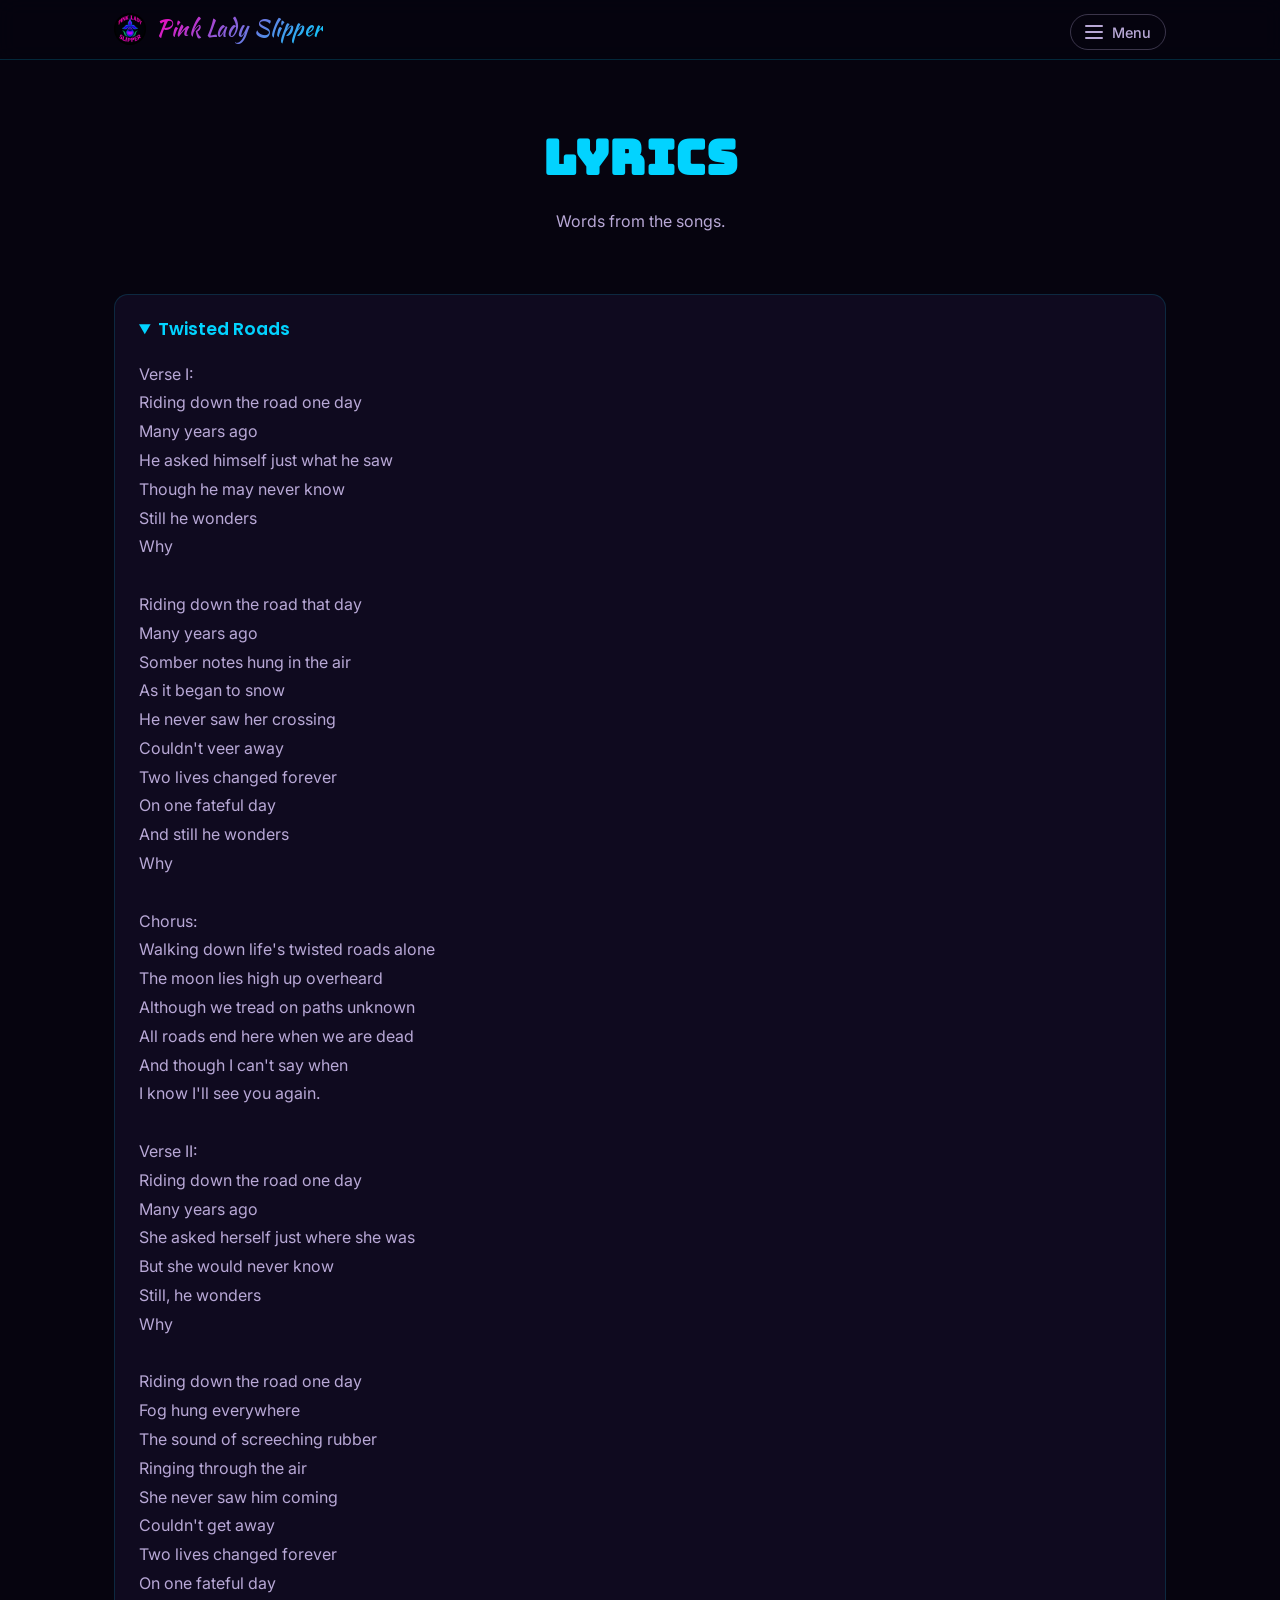
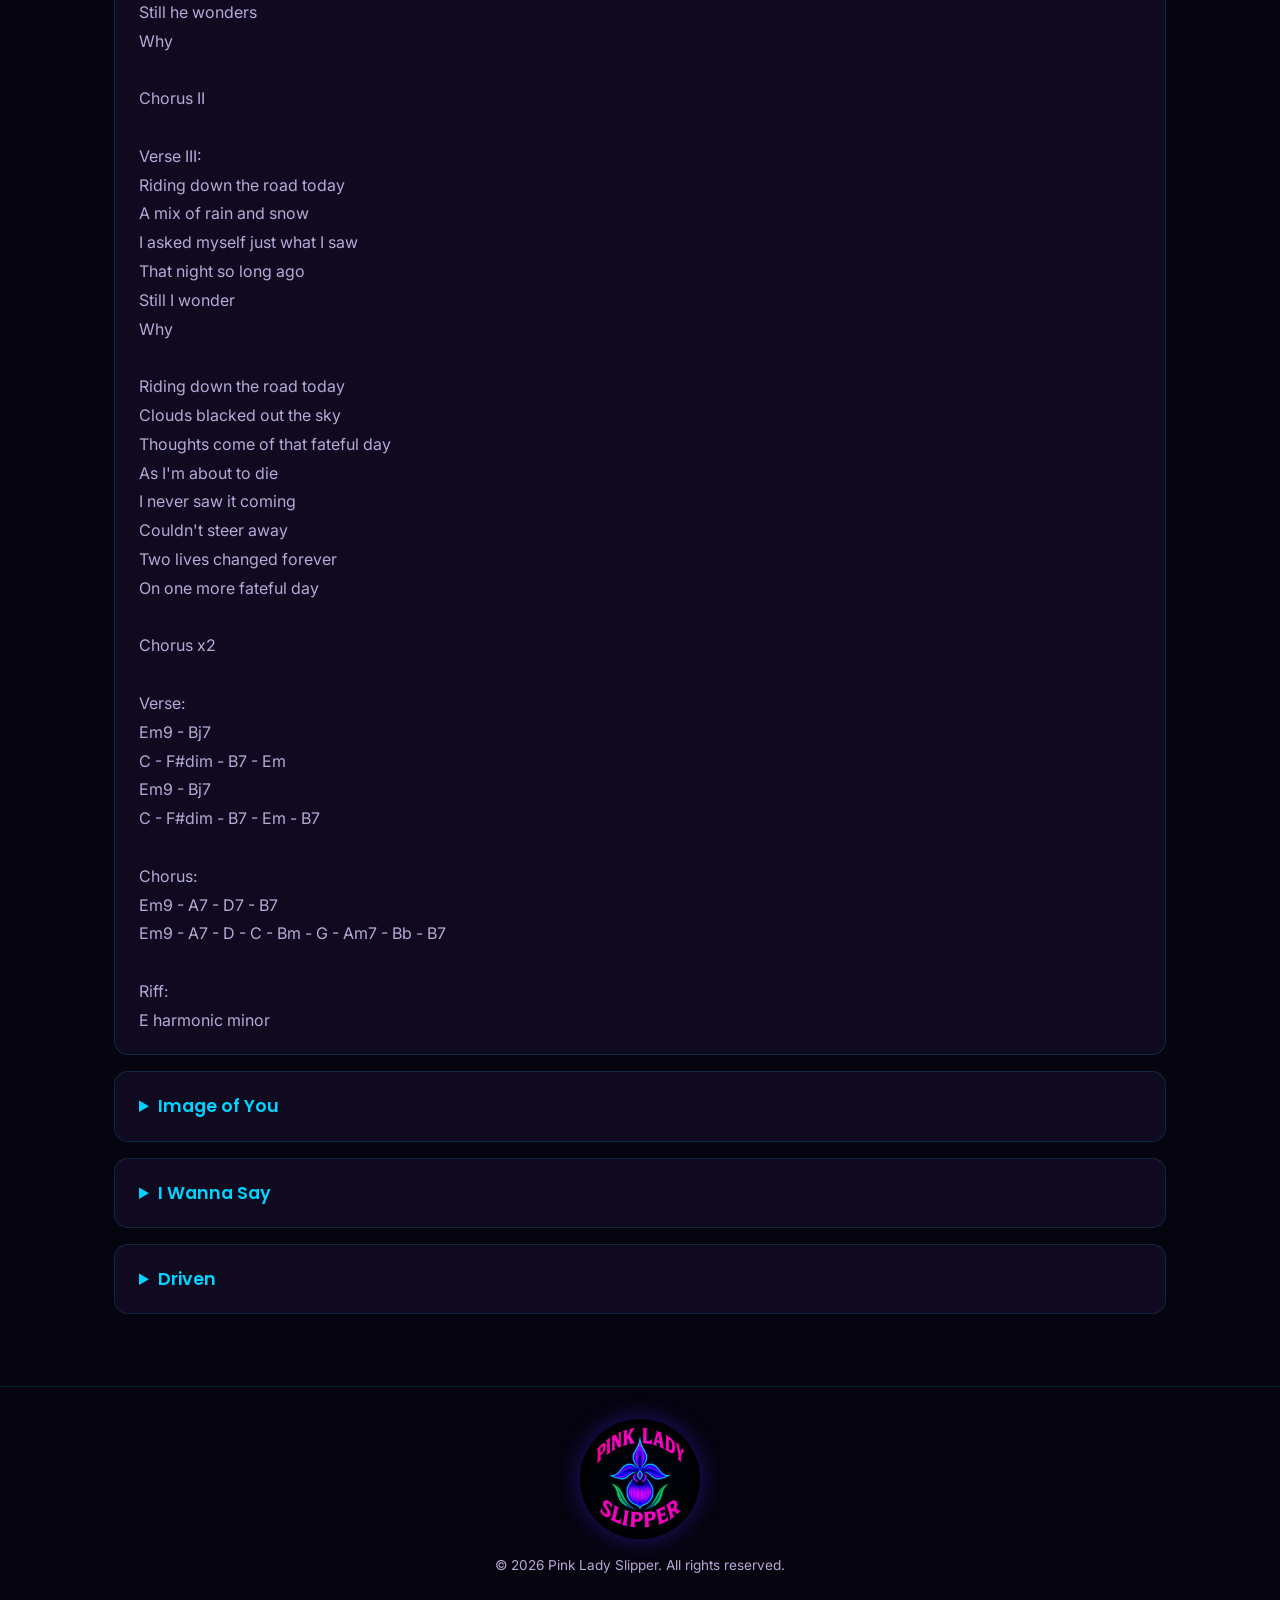
<file: lyrics.html>
<!DOCTYPE html>
<html lang="en">
<head>
  <meta charset="UTF-8" />
  <meta name="viewport" content="width=device-width, initial-scale=1.0" />
  <title>Lyrics — Pink Lady Slipper</title>
  <meta name="description" content="Song lyrics from Pink Lady Slipper." />
  <meta property="og:type" content="website" />
  <meta property="og:title" content="Lyrics — Pink Lady Slipper" />
  <meta property="og:description" content="Song lyrics from Pink Lady Slipper." />
  <meta property="og:url" content="https://pinkladyslipper.net/lyrics" />
  <meta property="og:image" content="https://pinkladyslipper.net/images/og-logo.jpg" />
  <meta name="twitter:card" content="summary_large_image" />
  <meta name="twitter:title" content="Lyrics — Pink Lady Slipper" />
  <meta name="twitter:description" content="Song lyrics from Pink Lady Slipper." />
  <meta name="twitter:image" content="https://pinkladyslipper.net/images/og-logo.jpg" />
  <link rel="preconnect" href="https://fonts.googleapis.com" />
  <link rel="preconnect" href="https://fonts.gstatic.com" crossorigin />
  <link href="https://fonts.googleapis.com/css2?family=Kaushan+Script&family=Bungee&family=Poppins:wght@600;700;800&family=Inter:wght@400;500;600&display=swap" rel="stylesheet" />
  <link rel="stylesheet" href="styles.css" />
</head>
<body>

  <!-- NAV -->
  <header class="site-header">
    <nav class="navbar">
      <a href="index.html#home" class="logo-group">
        <img src="images/logo.webp" alt="Pink Lady Slipper" class="badge-mark badge-mark-small" />
        <span class="logo">Pink Lady Slipper</span>
      </a>
      <div class="nav-menu">
        <button class="menu-toggle" id="menuToggle" aria-expanded="false" aria-controls="menuPanel">
          <span class="menu-icon" aria-hidden="true"><span></span><span></span><span></span></span>
          <span class="menu-label">Menu</span>
        </button>
        <ul class="menu-panel" id="menuPanel" hidden>
          <li><a href="index.html#home">Home</a></li>
          <li><a href="index.html#about">About</a></li>
          <li><a href="music.html">Music</a></li>
          <li><a href="index.html#tour">Tour</a></li>
          <li><a href="media.html">Media</a></li>
          <li><a href="members.html">Members</a></li>
          <li><a href="lyrics.html" class="active">Lyrics</a></li>
          <li id="trailItem" hidden><a href="#" id="trailLink">The Trail</a></li>
          <li><a href="index.html#contact">Contact</a></li>
        </ul>
      </div>
    </nav>
  </header>

  <!-- PAGE HEADER -->
  <section class="page-header">
    <div class="container">
      <h1 class="page-title">Lyrics</h1>
      <p class="page-subtitle">Words from the songs.</p>
    </div>
  </section>

  <!-- LYRICS -->
  <section class="section">
    <div class="container">
      <details class="lyrics-entry" open>
        <summary class="lyrics-title">Twisted Roads</summary>
        <pre class="lyrics-body">Verse I:
Riding down the road one day
Many years ago
He asked himself just what he saw
Though he may never know
Still he wonders
Why

Riding down the road that day
Many years ago
Somber notes hung in the air
As it began to snow
He never saw her crossing
Couldn't veer away
Two lives changed forever
On one fateful day
And still he wonders
Why

Chorus:
Walking down life's twisted roads alone
The moon lies high up overheard
Although we tread on paths unknown
All roads end here when we are dead
And though I can't say when
I know I'll see you again.

Verse II:
Riding down the road one day
Many years ago
She asked herself just where she was
But she would never know
Still, he wonders
Why

Riding down the road one day
Fog hung everywhere
The sound of screeching rubber
Ringing through the air
She never saw him coming
Couldn't get away
Two lives changed forever
On one fateful day
Still he wonders
Why

Chorus II

Verse III:
Riding down the road today
A mix of rain and snow
I asked myself just what I saw
That night so long ago
Still I wonder
Why

Riding down the road today
Clouds blacked out the sky
Thoughts come of that fateful day
As I'm about to die
I never saw it coming
Couldn't steer away
Two lives changed forever
On one more fateful day

Chorus x2

Verse:
Em9 - Bj7
C - F#dim - B7 - Em
Em9 - Bj7
C - F#dim - B7 - Em - B7

Chorus:
Em9 - A7 - D7 - B7
Em9 - A7 - D - C - Bm - G - Am7 - Bb - B7

Riff:
E harmonic minor</pre>
      </details>

      <details class="lyrics-entry">
        <summary class="lyrics-title">Image of You</summary>
        <pre class="lyrics-body">Verse:
What happened to us?
We've fallen so far.
We used to sit and discuss
Actuality under the stars.
I can still recall
When I fell for you.
What kept me enthralled
Was an Image of You

Chorus:
It's not your fault you fell short of
What I never thought you'd do
I see now that I fell in love
With an Image of You

Verse:
Inspired to laughter
At the sound of my voice.
You'd never leave me after
If you would have the choice.
Now I can't say a word
That doesn't get to you
The temper I've stirred
Opposes my image of you.

Chorus

Verse:
I imagine your stare.
And the joy that it brought
How you stroked my hair
When my gaze you had sought.
But now all I see
Is resentment in your eyes.
Though your image is not me
It's still so hard to say goodbye.

Chorus

Bridge:
What you never had to start
Is impossible to lose.
Though it pains my lonesome heart.
I know that image is not you.

Chorus x2

Verse
A - Bm - C#m - Bm

Chorus
A - E - D
A - G - D

Bridge
Bm - A
Bm - A - E
Bm - A
G - F# - G - F# -G - F# -G - F# - D</pre>
      </details>

      <details class="lyrics-entry">
        <summary class="lyrics-title">I Wanna Say</summary>
        <pre class="lyrics-body">(B Locrian &amp; G Lydian)

Verse:
You're going back on your
Oh just like you always do (Always do)
Spewing bullshit and lies
Why can't you just tell the truth (Tell the truth)
You've got me losin' my mind
What am I supposed to do (Supposed to do)
Your brain is full of delusions
Boy, the only problem is you

Chorus:
I wanna say
So many things
That I can't say to your face
I don't wanna wait
Until the day
That I finally break away
From the hold
You have on me
I'll be independent and free
On my own, just me

Verse:
Remember that day in November
Oh, I waited up all night (Up all night)
Yeah, you forgot my birthday
But you've got to gift for fighting (Gift for fight)
Head down I walked out the door
Soon as I had you in my sight (In my sight)
You kick and scream and you're crying
Baby please just stay a while.

Chorus

Verse

Chorus

Verse:
Bm7 - Cmaj7
Bm7 - Em7 - Fmaj7
Bm7 - Cmaj7
Bm7 - G7 - A7

Chorus:
G7 - Dm7 - Am7 - Fmaj7 - Em7
G7 - Dm7 - Am7 - Fmaj7 - Cmaj7
G7 - Dm7 - Am7 - Fmaj7 - Em7
G7 - Dm7 - Am7 - Fmaj7 - Cmaj7

Turnaround:
Em7 - Bm7 - Dmaj7 - G7 - Am7 - Bb7</pre>
      </details>

      <details class="lyrics-entry">
        <summary class="lyrics-title">Driven</summary>
        <pre class="lyrics-body">Verse 1
Rob was a man
With a terrible itch
Thirst for money and power was his greatest glitch.
Money's what he drank,
Money's what he breathed,
Ain't got time to rest, Money's what he dreamed.
What he made in a day,
More than me in a year.
But that's not enough, he'll keep grinding those gears.
Without a second though,
He'll bait and switch.
He steals from the poor, to give to the rich!
And he wonders why,
We all turn to crime.
But it don't matter as long as he sees that extra dime.

Chorus
Those not content with what they've got
Won't be content with what they want.
For greed is a bottomless pit.
Don't drag me down into it.

Verse 2
Rob was a man,
With a terminal disease.
He'll do just what he wants, he'll do just what he please.
Some call it greed
Some call it lust
One hand in my pocket, asking for my trust
So self-assured
With every move he makes
But you can't buy Karma donating for tax breaks
Rob had the means
To satisfy all men's needs
Try and tell him that he'd say, "What's in it for me?"
But it don't stop with wealth
He wants people, too
So you better watch out, don't let him buy you.

Chorus
Those not content with what they've got
Won't be content with what they want.
For greed is a bottomless pit.
Don't drag me down into it.

Or climb on me to reach the top
All to see your bill fold swell
Uncontrolled growth that just won't stop
That's what we call a cancer cell.

Those not content with what they've got
Won't be content with what they want.
For greed is a bottomless pit.
Don't drag me down into it.

Chorus

Verse:
Bm - E7 - F#7

Chorus:
Bm - E7 - F#7 - D - A</pre>
      </details>
    </div>
  </section>

  <footer class="site-footer">
    <img src="images/logo.webp" alt="Pink Lady Slipper" class="badge-mark badge-mark-large" />
    <p>&copy; <span id="year"></span> Pink Lady Slipper. All rights reserved.</p>
  </footer>

  <script src="script.js"></script>
</body>
</html>
</file>
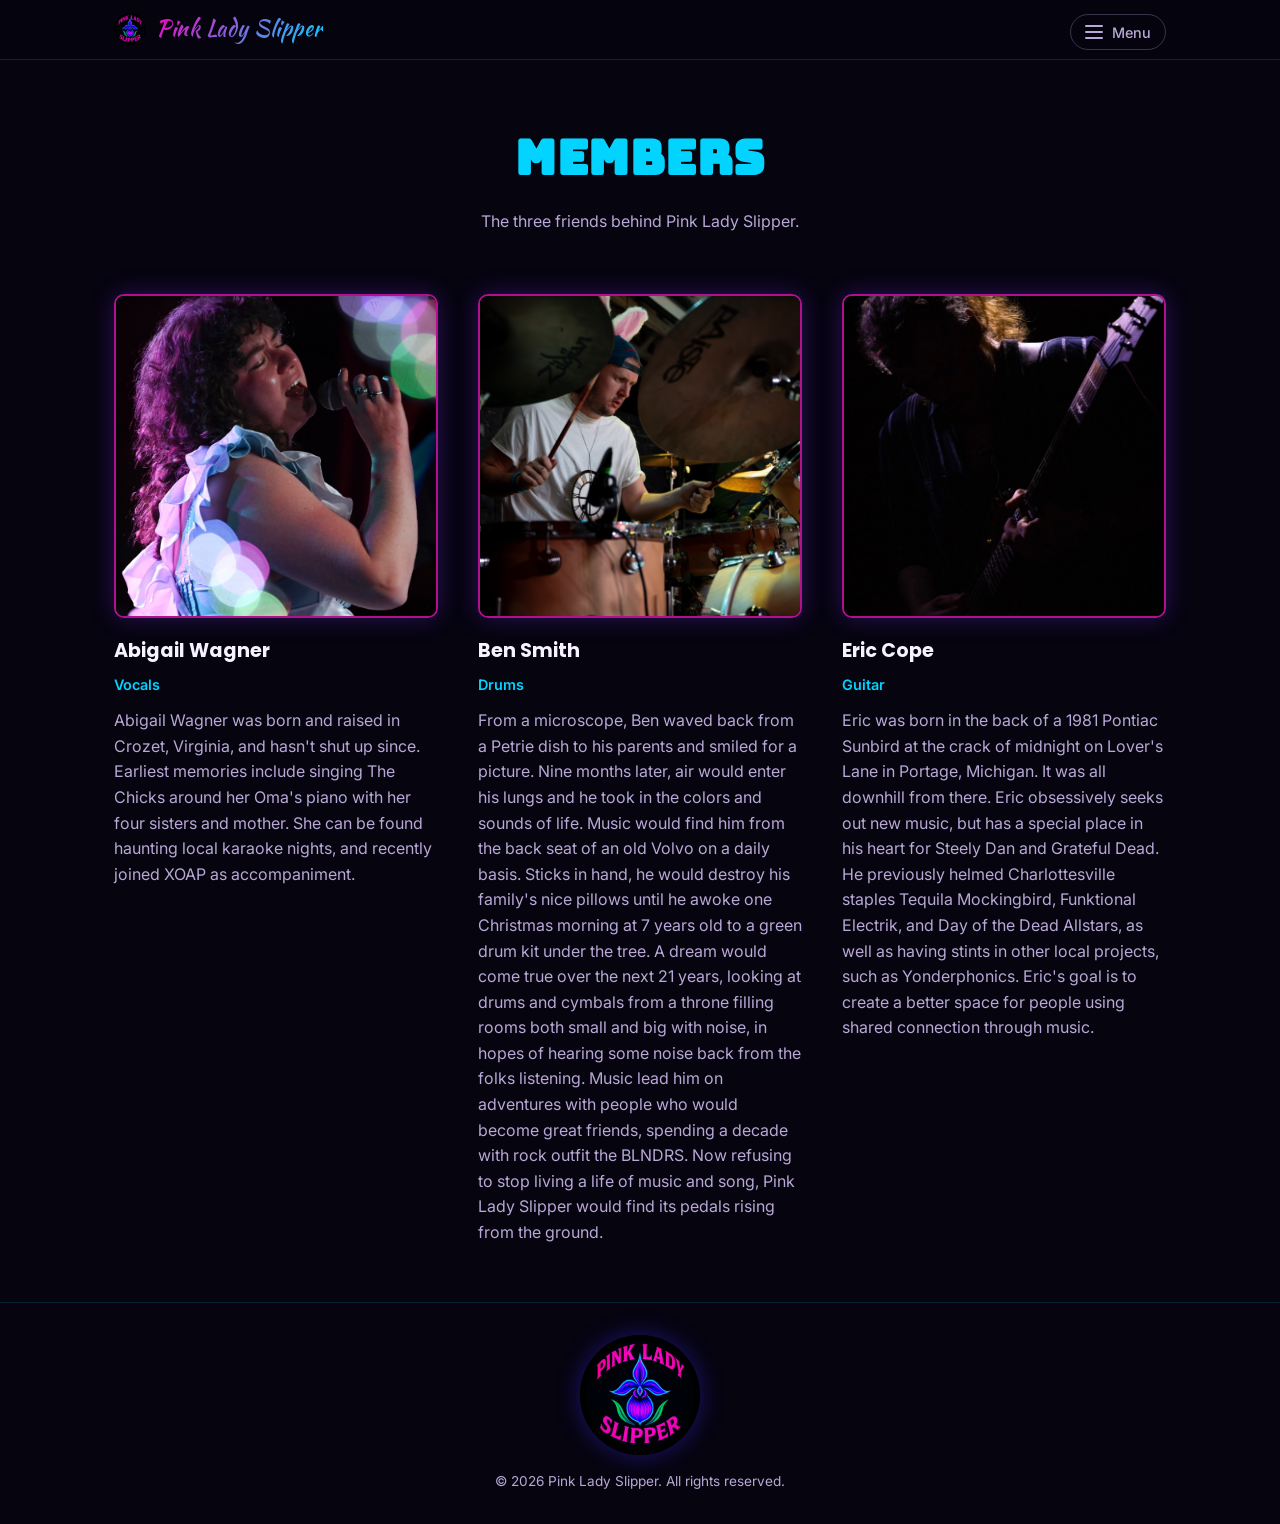
<file: members.html>
<!DOCTYPE html>
<html lang="en">
<head>
  <meta charset="UTF-8" />
  <meta name="viewport" content="width=device-width, initial-scale=1.0" />
  <title>Members — Pink Lady Slipper</title>
  <meta name="description" content="Meet the members of Pink Lady Slipper." />
  <meta property="og:type" content="website" />
  <meta property="og:title" content="Members — Pink Lady Slipper" />
  <meta property="og:description" content="Meet the members of Pink Lady Slipper." />
  <meta property="og:url" content="https://pinkladyslipper.net/members" />
  <meta property="og:image" content="https://pinkladyslipper.net/images/og-logo.jpg" />
  <meta name="twitter:card" content="summary_large_image" />
  <meta name="twitter:title" content="Members — Pink Lady Slipper" />
  <meta name="twitter:description" content="Meet the members of Pink Lady Slipper." />
  <meta name="twitter:image" content="https://pinkladyslipper.net/images/og-logo.jpg" />
  <link rel="preconnect" href="https://fonts.googleapis.com" />
  <link rel="preconnect" href="https://fonts.gstatic.com" crossorigin />
  <link href="https://fonts.googleapis.com/css2?family=Kaushan+Script&family=Bungee&family=Poppins:wght@600;700;800&family=Inter:wght@400;500;600&display=swap" rel="stylesheet" />
  <link rel="stylesheet" href="styles.css" />
</head>
<body>

  <!-- NAV -->
  <header class="site-header">
    <nav class="navbar">
      <a href="index.html#home" class="logo-group">
        <img src="images/logo.webp" alt="Pink Lady Slipper" class="badge-mark badge-mark-small" />
        <span class="logo">Pink Lady Slipper</span>
      </a>
      <div class="nav-menu">
        <button class="menu-toggle" id="menuToggle" aria-expanded="false" aria-controls="menuPanel">
          <span class="menu-icon" aria-hidden="true"><span></span><span></span><span></span></span>
          <span class="menu-label">Menu</span>
        </button>
        <ul class="menu-panel" id="menuPanel" hidden>
          <li><a href="index.html#home">Home</a></li>
          <li><a href="index.html#about">About</a></li>
          <li><a href="music.html">Music</a></li>
          <li><a href="index.html#tour">Tour</a></li>
          <li><a href="media.html">Media</a></li>
          <li><a href="members.html" class="active">Members</a></li>
          <li><a href="lyrics.html">Lyrics</a></li>
          <li id="trailItem" hidden><a href="#" id="trailLink">The Trail</a></li>
          <li><a href="index.html#contact">Contact</a></li>
        </ul>
      </div>
    </nav>
  </header>

  <!-- PAGE HEADER -->
  <section class="page-header">
    <div class="container">
      <h1 class="page-title">Members</h1>
      <p class="page-subtitle">The three friends behind Pink Lady Slipper.</p>
    </div>
  </section>

  <!-- MEMBERS -->
  <section class="section">
    <div class="container">
      <div class="member-grid">
        <div class="member-card">
          <img src="images/member-abigail.jpg" alt="Abigail Wagner" class="member-photo" />
          <h3>Abigail Wagner</h3>
          <p class="member-role">Vocals</p>
          <p class="member-bio">
            Abigail Wagner was born and raised in Crozet, Virginia, and hasn't shut up since.
            Earliest memories include singing The Chicks around her Oma's piano with her four
            sisters and mother. She can be found haunting local karaoke nights, and recently
            joined XOAP as accompaniment.
          </p>
        </div>
        <div class="member-card">
          <img src="images/member-ben.jpg" alt="Ben Smith" class="member-photo" />
          <h3>Ben Smith</h3>
          <p class="member-role">Drums</p>
          <p class="member-bio">
            From a microscope, Ben waved back from a Petrie dish to his parents and smiled for a
            picture. Nine months later, air would enter his lungs and he took in the colors and
            sounds of life. Music would find him from the back seat of an old Volvo on a daily
            basis. Sticks in hand, he would destroy his family's nice pillows until he awoke one
            Christmas morning at 7 years old to a green drum kit under the tree. A dream would
            come true over the next 21 years, looking at drums and cymbals from a throne filling
            rooms both small and big with noise, in hopes of hearing some noise back from the
            folks listening. Music lead him on adventures with people who would become great
            friends, spending a decade with rock outfit the BLNDRS. Now refusing to stop living a
            life of music and song, Pink Lady Slipper would find its pedals rising from the
            ground.
          </p>
        </div>
        <div class="member-card">
          <img src="images/member-eric.jpg" alt="Eric Cope" class="member-photo" />
          <h3>Eric Cope</h3>
          <p class="member-role">Guitar</p>
          <p class="member-bio">
            Eric was born in the back of a 1981 Pontiac Sunbird at the crack of midnight on
            Lover's Lane in Portage, Michigan. It was all downhill from there. Eric obsessively
            seeks out new music, but has a special place in his heart for Steely Dan and Grateful
            Dead. He previously helmed Charlottesville staples Tequila Mockingbird, Funktional
            Electrik, and Day of the Dead Allstars, as well as having stints in other local
            projects, such as Yonderphonics. Eric's goal is to create a better space for people
            using shared connection through music.
          </p>
        </div>
      </div>
    </div>
  </section>

  <footer class="site-footer">
    <img src="images/logo.webp" alt="Pink Lady Slipper" class="badge-mark badge-mark-large" />
    <p>&copy; <span id="year"></span> Pink Lady Slipper. All rights reserved.</p>
  </footer>

  <script src="script.js"></script>
</body>
</html>
</file>
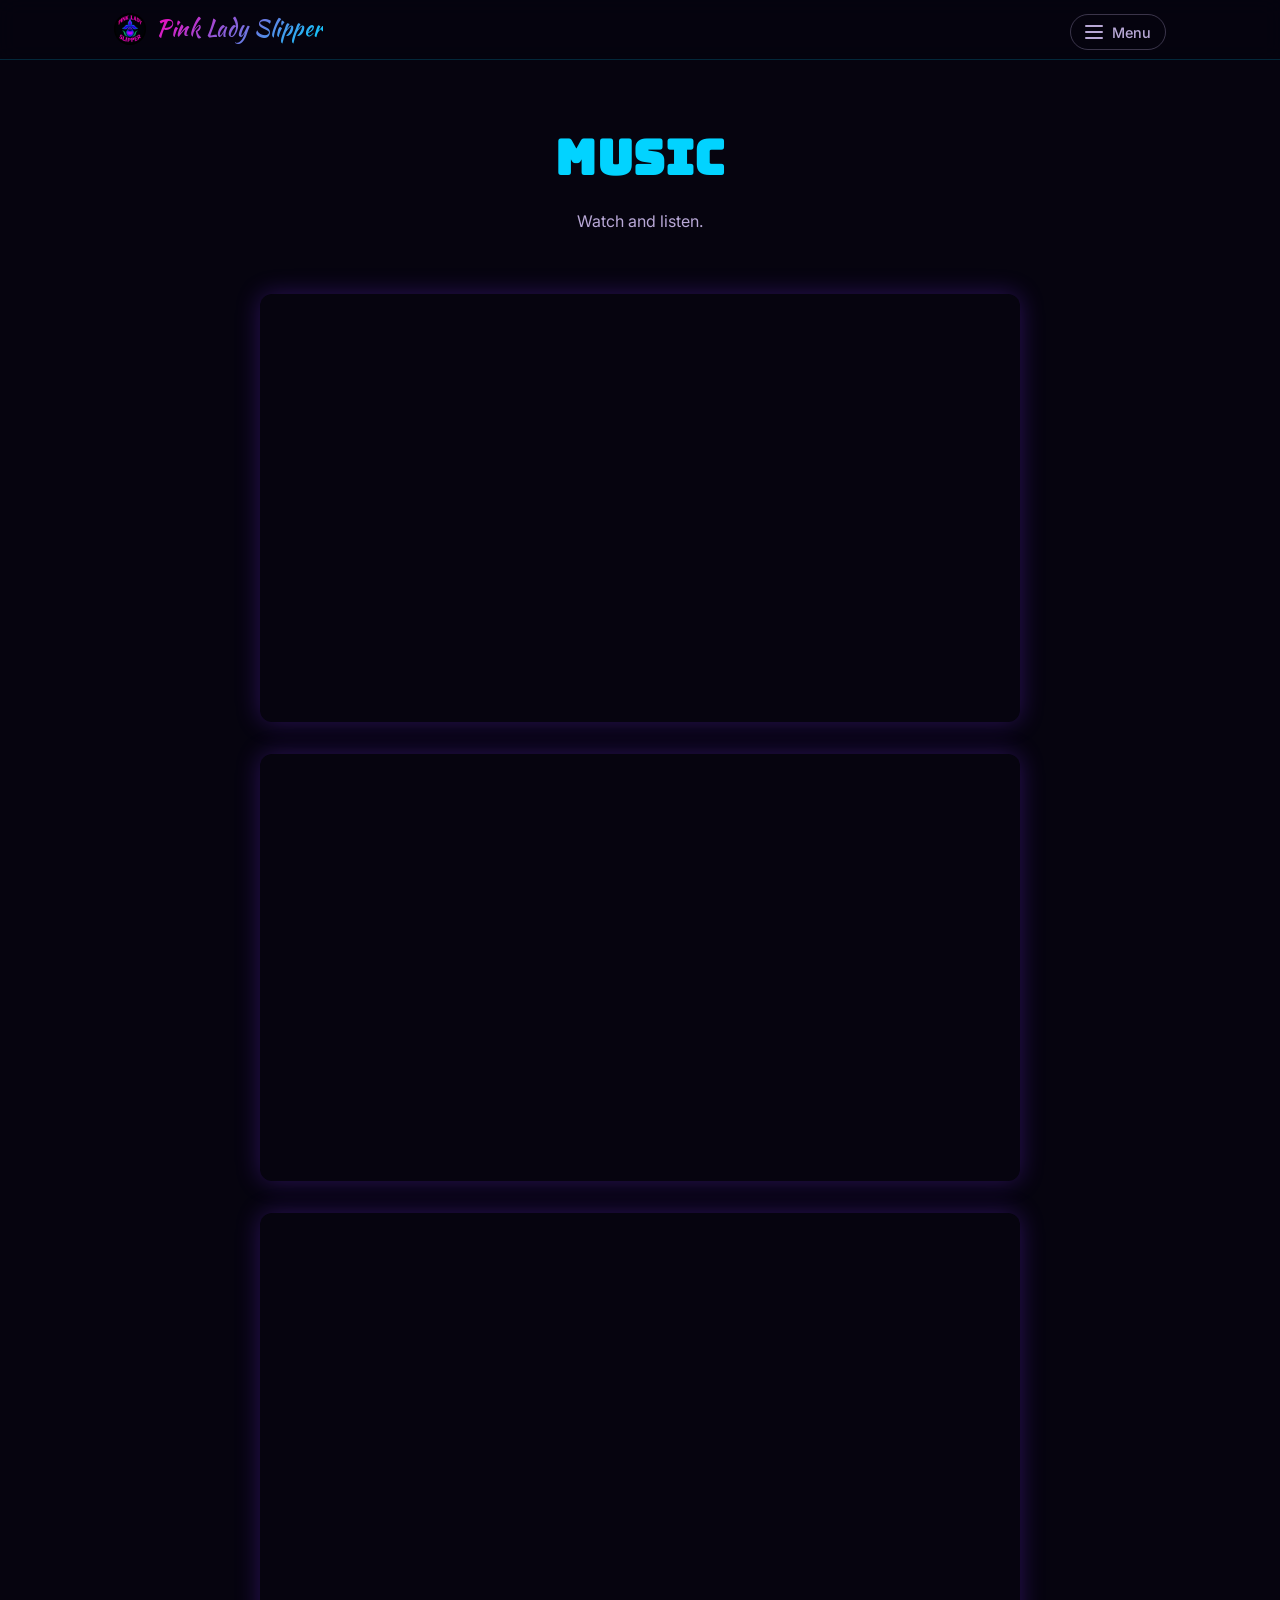
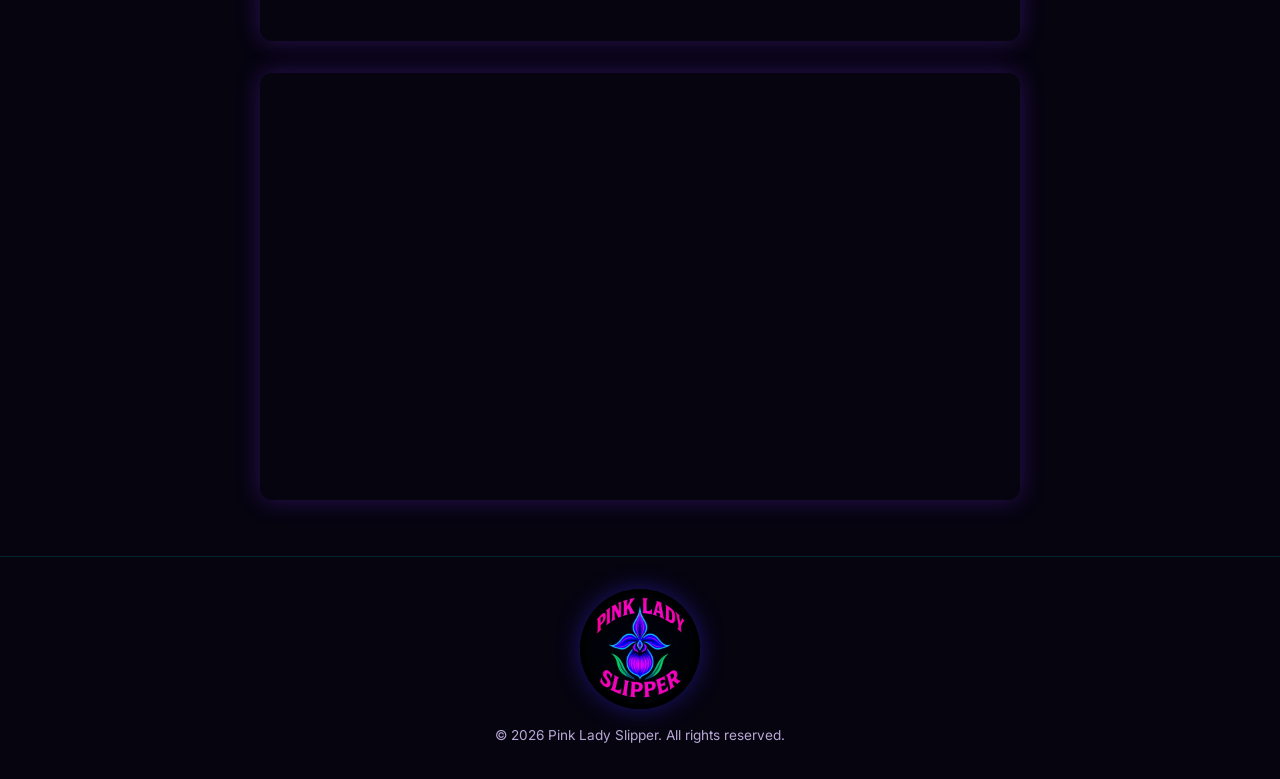
<file: music.html>
<!DOCTYPE html>
<html lang="en">
<head>
  <meta charset="UTF-8" />
  <meta name="viewport" content="width=device-width, initial-scale=1.0" />
  <title>Music — Pink Lady Slipper</title>
  <meta name="description" content="Watch and listen to Pink Lady Slipper." />
  <meta property="og:type" content="website" />
  <meta property="og:title" content="Music — Pink Lady Slipper" />
  <meta property="og:description" content="Watch and listen to Pink Lady Slipper." />
  <meta property="og:url" content="https://pinkladyslipper.net/music" />
  <meta property="og:image" content="https://pinkladyslipper.net/images/og-logo.jpg" />
  <meta name="twitter:card" content="summary_large_image" />
  <meta name="twitter:title" content="Music — Pink Lady Slipper" />
  <meta name="twitter:description" content="Watch and listen to Pink Lady Slipper." />
  <meta name="twitter:image" content="https://pinkladyslipper.net/images/og-logo.jpg" />
  <link rel="preconnect" href="https://fonts.googleapis.com" />
  <link rel="preconnect" href="https://fonts.gstatic.com" crossorigin />
  <link href="https://fonts.googleapis.com/css2?family=Kaushan+Script&family=Bungee&family=Poppins:wght@600;700;800&family=Inter:wght@400;500;600&display=swap" rel="stylesheet" />
  <link rel="stylesheet" href="styles.css" />
</head>
<body>

  <!-- NAV -->
  <header class="site-header">
    <nav class="navbar">
      <a href="index.html#home" class="logo-group">
        <img src="images/logo.webp" alt="Pink Lady Slipper" class="badge-mark badge-mark-small" />
        <span class="logo">Pink Lady Slipper</span>
      </a>
      <div class="nav-menu">
        <button class="menu-toggle" id="menuToggle" aria-expanded="false" aria-controls="menuPanel">
          <span class="menu-icon" aria-hidden="true"><span></span><span></span><span></span></span>
          <span class="menu-label">Menu</span>
        </button>
        <ul class="menu-panel" id="menuPanel" hidden>
          <li><a href="index.html#home">Home</a></li>
          <li><a href="index.html#about">About</a></li>
          <li><a href="music.html" class="active">Music</a></li>
          <li><a href="index.html#tour">Tour</a></li>
          <li><a href="media.html">Media</a></li>
          <li><a href="members.html">Members</a></li>
          <li><a href="lyrics.html">Lyrics</a></li>
          <li id="trailItem" hidden><a href="#" id="trailLink">The Trail</a></li>
          <li><a href="index.html#contact">Contact</a></li>
        </ul>
      </div>
    </nav>
  </header>

  <!-- PAGE HEADER -->
  <section class="page-header">
    <div class="container">
      <h1 class="page-title">Music</h1>
      <p class="page-subtitle">Watch and listen.</p>
    </div>
  </section>

  <!-- MUSIC -->
  <section class="section">
    <div class="container">
      <div class="video-list">
        <div class="video-embed">
          <iframe
            src="https://www.youtube-nocookie.com/embed/ek4KD-jpyFY"
            title="Pink Lady Slipper — Driven"
            frameborder="0"
            allow="accelerometer; autoplay; clipboard-write; encrypted-media; gyroscope; picture-in-picture; web-share"
            allowfullscreen
            loading="lazy"
          ></iframe>
        </div>
        <div class="video-embed">
          <iframe
            src="https://www.youtube-nocookie.com/embed/g0aYBpMU8rE"
            title="Pink Lady Slipper — I Wanna Say"
            frameborder="0"
            allow="accelerometer; autoplay; clipboard-write; encrypted-media; gyroscope; picture-in-picture; web-share"
            allowfullscreen
            loading="lazy"
          ></iframe>
        </div>
        <div class="video-embed">
          <iframe
            src="https://www.youtube-nocookie.com/embed/8vf5QkDDNBI"
            title="Pink Lady Slipper — Image of You"
            frameborder="0"
            allow="accelerometer; autoplay; clipboard-write; encrypted-media; gyroscope; picture-in-picture; web-share"
            allowfullscreen
            loading="lazy"
          ></iframe>
        </div>
        <div class="video-embed">
          <iframe
            src="https://www.youtube-nocookie.com/embed/frCDwot1YT4"
            title="Pink Lady Slipper — Immigrant Song"
            frameborder="0"
            allow="accelerometer; autoplay; clipboard-write; encrypted-media; gyroscope; picture-in-picture; web-share"
            allowfullscreen
            loading="lazy"
          ></iframe>
        </div>
      </div>
    </div>
  </section>

  <footer class="site-footer">
    <img src="images/logo.webp" alt="Pink Lady Slipper" class="badge-mark badge-mark-large" />
    <p>&copy; <span id="year"></span> Pink Lady Slipper. All rights reserved.</p>
  </footer>

  <script src="script.js"></script>
</body>
</html>
</file>
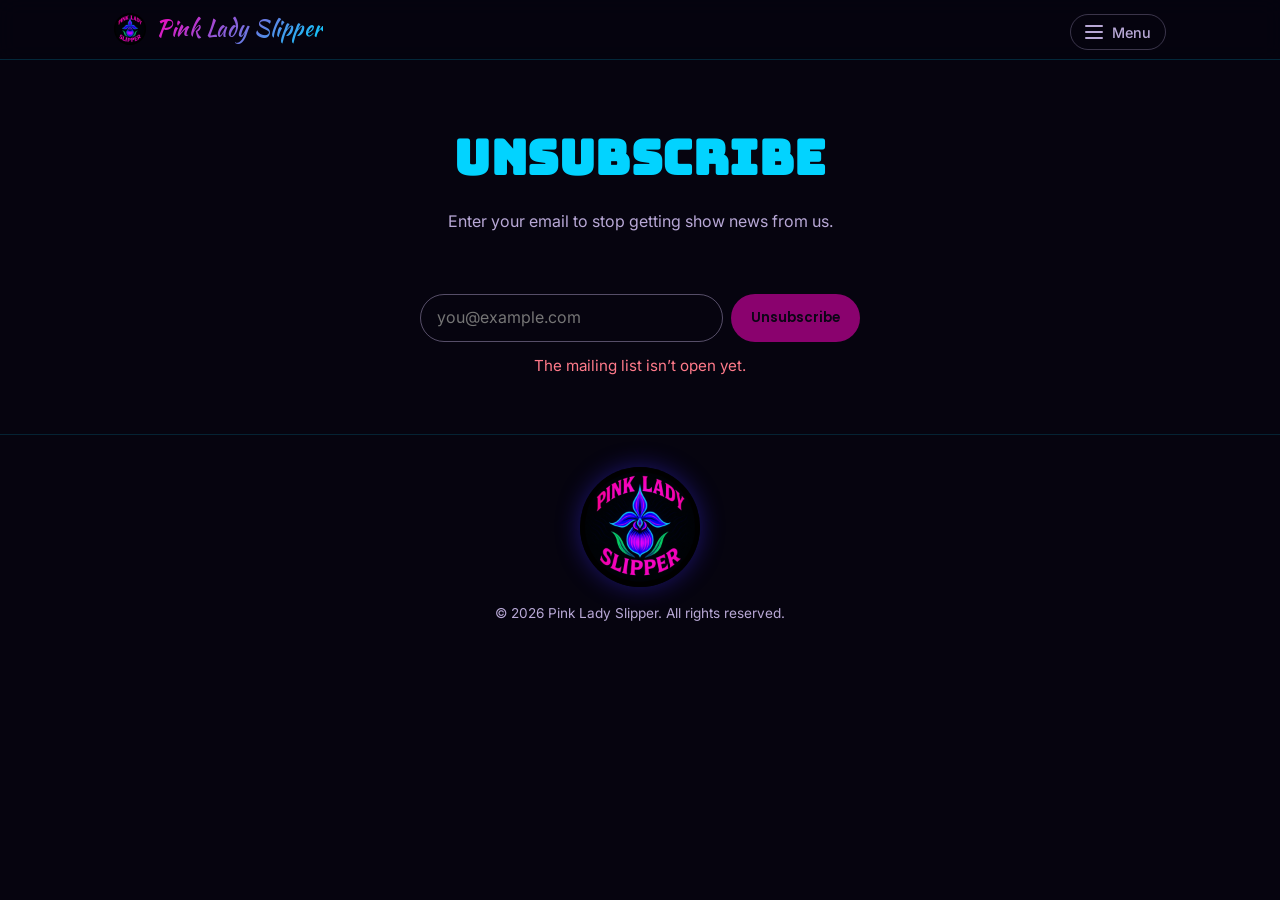
<file: unsubscribe.html>
<!DOCTYPE html>
<html lang="en">
<head>
  <meta charset="UTF-8" />
  <meta name="viewport" content="width=device-width, initial-scale=1.0" />
  <title>Unsubscribe — Pink Lady Slipper</title>
  <meta name="description" content="Leave the Pink Lady Slipper mailing list." />
  <meta name="robots" content="noindex" />
  <link rel="preconnect" href="https://fonts.googleapis.com" />
  <link rel="preconnect" href="https://fonts.gstatic.com" crossorigin />
  <link href="https://fonts.googleapis.com/css2?family=Kaushan+Script&family=Bungee&family=Poppins:wght@600;700;800&family=Inter:wght@400;500;600&display=swap" rel="stylesheet" />
  <link rel="stylesheet" href="styles.css" />
</head>
<body>

  <!-- NAV -->
  <header class="site-header">
    <nav class="navbar">
      <a href="index.html#home" class="logo-group">
        <img src="images/logo.webp" alt="Pink Lady Slipper" class="badge-mark badge-mark-small" />
        <span class="logo">Pink Lady Slipper</span>
      </a>
      <div class="nav-menu">
        <button class="menu-toggle" id="menuToggle" aria-expanded="false" aria-controls="menuPanel">
          <span class="menu-icon" aria-hidden="true"><span></span><span></span><span></span></span>
          <span class="menu-label">Menu</span>
        </button>
        <ul class="menu-panel" id="menuPanel" hidden>
          <li><a href="index.html#home">Home</a></li>
          <li><a href="index.html#about">About</a></li>
          <li><a href="music.html">Music</a></li>
          <li><a href="index.html#tour">Tour</a></li>
          <li><a href="media.html">Media</a></li>
          <li><a href="members.html">Members</a></li>
          <li><a href="lyrics.html">Lyrics</a></li>
          <li id="trailItem" hidden><a href="#" id="trailLink">The Trail</a></li>
          <li><a href="index.html#contact">Contact</a></li>
        </ul>
      </div>
    </nav>
  </header>

  <!-- PAGE HEADER -->
  <section class="page-header">
    <div class="container">
      <h1 class="page-title">Unsubscribe</h1>
      <p class="page-subtitle">Enter your email to stop getting show news from us.</p>
    </div>
  </section>

  <section class="section">
    <div class="container">
      <form class="unsub-form" id="unsubForm" novalidate>
        <div class="unsub-row">
          <input type="email" name="email" placeholder="you@example.com" autocomplete="email" aria-label="Email address" required />
          <button type="submit">Unsubscribe</button>
        </div>
        <p class="unsub-status" id="unsubStatus" role="status" aria-live="polite"></p>
      </form>
    </div>
  </section>

  <footer class="site-footer">
    <img src="images/logo.webp" alt="Pink Lady Slipper" class="badge-mark badge-mark-large" />
    <p>&copy; <span id="year"></span> Pink Lady Slipper. All rights reserved.</p>
  </footer>

  <script src="script.js"></script>
</body>
</html>
</file>
<file: styles.css>
:root {
  --color-bg: #06040f;
  --color-bg-alt: #0f0a1f;
  --color-primary: #f602bc;
  --color-secondary: #02d3ff;
  --color-accent: #02d565;
  --color-maroon: #b0128f;
  --color-cream: #f5f0ff;
  --color-neon-blue: #3d2bff;
  --color-neon-purple: #7b2ffc;
  --color-neon-green: #02d565;
  --color-badge-bg: #050308;
  --color-text: #f7f2ff;
  --color-text-muted: #b8a8d6;
  --font-script: 'Kaushan Script', cursive;
  --font-poster: 'Bungee', sans-serif;
  --font-display: 'Poppins', sans-serif;
  --font-body: 'Inter', sans-serif;
  --max-width: 1100px;
}

* {
  box-sizing: border-box;
  margin: 0;
  padding: 0;
}

html {
  scroll-behavior: smooth;
}

body {
  background: var(--color-bg);
  color: var(--color-text);
  font-family: var(--font-body);
  line-height: 1.6;
}

img {
  max-width: 100%;
  display: block;
}

a {
  color: inherit;
  text-decoration: none;
}

.container {
  max-width: var(--max-width);
  margin: 0 auto;
  padding: 0 24px;
}

/* Buttons */
.btn {
  display: inline-block;
  padding: 14px 28px;
  border-radius: 999px;
  font-weight: 600;
  font-family: var(--font-display);
  transition: transform 0.2s ease, box-shadow 0.2s ease;
  border: 2px solid transparent;
}

.btn:hover {
  transform: translateY(-2px);
}

.btn-primary {
  background: linear-gradient(135deg, var(--color-primary), var(--color-secondary));
  color: #10061a;
  box-shadow: 0 8px 24px rgba(246, 2, 188, 0.35);
  border: none;
  padding: 16px 30px;
}

.btn-outline {
  border-color: var(--color-secondary);
  color: var(--color-secondary);
}

.btn-outline:hover {
  background: var(--color-secondary);
  color: #10061a;
}

.btn-small {
  padding: 10px 20px;
  font-size: 0.85rem;
  background: var(--color-accent);
  color: var(--color-cream);
  border: none;
}

.btn-small:hover {
  background: var(--color-maroon);
}

/* Header / Nav */
.site-header {
  position: fixed;
  top: 0;
  left: 0;
  right: 0;
  z-index: 100;
  background: rgba(6, 4, 15, 0.82);
  backdrop-filter: blur(10px);
  border-bottom: 1px solid rgba(2, 211, 255, 0.18);
}

.navbar {
  max-width: var(--max-width);
  margin: 0 auto;
  display: flex;
  align-items: center;
  gap: 20px;
  padding: 9px 24px;
}

.logo-group {
  display: flex;
  align-items: center;
  gap: 10px;
}

.logo {
  font-family: var(--font-script);
  font-weight: 400;
  font-size: 1.35rem;
  letter-spacing: 0.5px;
  white-space: nowrap;
  background: linear-gradient(135deg, var(--color-primary), var(--color-secondary));
  -webkit-background-clip: text;
  background-clip: text;
  color: transparent;
}

/* Badge mark */
.badge-mark {
  border-radius: 50%;
  object-fit: cover;
}

.badge-mark-small {
  width: 32px;
  height: 32px;
  flex-shrink: 0;
}

.badge-mark-large {
  width: 120px;
  height: 120px;
  margin: 0 auto 16px;
  display: block;
  box-shadow: 0 0 24px rgba(61, 43, 255, 0.4);
}

.menu-panel a {
  font-weight: 500;
  font-size: 0.9rem;
  color: var(--color-text-muted);
  transition: color 0.2s ease;
  white-space: nowrap;
}

.menu-panel a:hover {
  color: var(--color-secondary);
}

.nav-menu {
  position: relative;
  flex-shrink: 0;
  margin-left: auto;
}

.menu-toggle {
  display: inline-flex;
  align-items: center;
  gap: 9px;
  height: 36px;
  padding: 0 14px;
  background: none;
  border: 1px solid rgba(184, 168, 214, 0.3);
  border-radius: 999px;
  color: var(--color-text-muted);
  font-family: var(--font-body);
  font-size: 0.9rem;
  font-weight: 500;
  cursor: pointer;
  transition: color 0.2s ease, border-color 0.2s ease, background 0.2s ease;
}

.menu-icon {
  display: flex;
  flex-direction: column;
  gap: 4px;
  width: 18px;
}

.menu-icon span {
  height: 2px;
  background: currentColor;
  border-radius: 2px;
}

.menu-toggle:hover,
.menu-toggle.is-open {
  color: var(--color-secondary);
  border-color: rgba(2, 211, 255, 0.45);
}

.menu-toggle.is-open {
  background: rgba(2, 211, 255, 0.08);
}

.menu-panel {
  position: absolute;
  top: calc(100% + 12px);
  right: 0;
  min-width: 160px;
  list-style: none;
  padding: 8px;
  background: var(--color-bg-alt);
  border: 1px solid rgba(2, 211, 255, 0.2);
  border-radius: 12px;
  box-shadow: 0 12px 32px rgba(0, 0, 0, 0.45);
}

.menu-panel[hidden] {
  display: none;
}

.menu-panel a {
  display: block;
  padding: 10px 14px;
  border-radius: 8px;
}

.menu-panel a:hover {
  background: rgba(2, 211, 255, 0.08);
}

/* Hero */
.hero {
  position: relative;
  min-height: 100vh;
  display: flex;
  align-items: center;
  justify-content: center;
  text-align: center;
  padding: 100px 24px 60px;
  overflow: hidden;
  background: var(--color-bg);
}

.hero-video {
  position: absolute;
  inset: 0;
  width: 100%;
  height: 100%;
  object-fit: cover;
  z-index: 0;
}

.hero-overlay {
  position: absolute;
  inset: 0;
  z-index: 1;
  background:
    radial-gradient(circle at 20% 15%, rgba(246, 2, 188, 0.45), transparent 50%),
    radial-gradient(circle at 80% 85%, rgba(61, 43, 255, 0.45), transparent 55%),
    radial-gradient(circle at 50% 50%, rgba(2, 213, 101, 0.18), transparent 60%),
    rgba(6, 4, 15, 0.55);
}

.hero::before {
  content: '';
  position: absolute;
  inset: 0;
  z-index: 1;
  background-image:
    radial-gradient(1.5px 1.5px at 10% 20%, var(--color-cream), transparent),
    radial-gradient(1.5px 1.5px at 25% 60%, var(--color-cream), transparent),
    radial-gradient(2px 2px at 40% 30%, var(--color-cream), transparent),
    radial-gradient(1.5px 1.5px at 60% 15%, var(--color-cream), transparent),
    radial-gradient(2px 2px at 75% 45%, var(--color-cream), transparent),
    radial-gradient(1.5px 1.5px at 85% 75%, var(--color-cream), transparent),
    radial-gradient(1.5px 1.5px at 15% 85%, var(--color-cream), transparent),
    radial-gradient(2px 2px at 55% 90%, var(--color-cream), transparent),
    radial-gradient(1.5px 1.5px at 92% 25%, var(--color-cream), transparent);
  opacity: 0.5;
  pointer-events: none;
}

.hero-content {
  position: relative;
  z-index: 2;
}

.hero-logo {
  width: 140px;
  height: 140px;
  margin: 0 auto 28px;
  display: block;
  box-shadow: 0 0 32px rgba(91, 92, 255, 0.4);
}

.hero-content h1 {
  font-family: var(--font-script);
  font-weight: 400;
  font-size: clamp(2.8rem, 9vw, 6rem);
  letter-spacing: 1px;
  background: linear-gradient(135deg, var(--color-cream), var(--color-secondary), var(--color-primary));
  -webkit-background-clip: text;
  background-clip: text;
  color: transparent;
  line-height: 1.15;
}

.hero-buttons {
  margin-top: 36px;
  display: flex;
  gap: 18px;
  justify-content: center;
  flex-wrap: wrap;
}

/* Sections */
.section {
  padding: 56px 0;
}

.section-title {
  font-family: var(--font-poster);
  font-size: clamp(1.5rem, 3.4vw, 2.3rem);
  font-weight: 400;
  letter-spacing: 0.5px;
  margin-bottom: 16px;
  color: var(--color-secondary);
}

.section-subtitle {
  color: var(--color-text-muted);
  margin-bottom: 40px;
  max-width: 560px;
}

.contact-section {
  padding-bottom: 40px;
}

.contact-container {
  display: flex;
  flex-direction: column;
  align-items: center;
  text-align: center;
}

.contact-logo {
  width: 96px;
  height: 96px;
  margin-top: 12px;
  box-shadow: 0 0 24px rgba(91, 92, 255, 0.35);
}

.contact-container .section-subtitle {
  max-width: none;
}

/* About */
.about-grid {
  display: grid;
  grid-template-columns: 1fr 1.4fr;
  gap: 48px;
  align-items: center;
}

.about-text p {
  color: var(--color-text-muted);
  margin-bottom: 18px;
}

.about-photo-img {
  width: 100%;
  border-radius: 10px;
  border: 2px solid var(--color-maroon);
  object-fit: cover;
  box-shadow: 0 0 24px rgba(123, 47, 252, 0.3);
}

/* Music */
.video-list {
  display: flex;
  flex-direction: column;
  gap: 32px;
  max-width: 760px;
  margin: 0 auto;
}

.video-embed {
  position: relative;
  width: 100%;
  aspect-ratio: 16 / 9;
  border-radius: 12px;
  overflow: hidden;
  box-shadow: 0 0 24px rgba(123, 47, 252, 0.3);
}

.video-embed iframe {
  position: absolute;
  inset: 0;
  width: 100%;
  height: 100%;
  border: 0;
}

/* Tour */
.tour-list {
  list-style: none;
  display: flex;
  flex-direction: column;
  gap: 12px;
}

.tour-date {
  display: flex;
  align-items: center;
  gap: 24px;
  padding: 20px 24px;
  background: var(--color-bg-alt);
  border-radius: 14px;
  border: 1px solid rgba(2, 211, 255, 0.15);
  border-left: 3px solid var(--color-accent);
  flex-wrap: wrap;
}

.tour-date .date {
  font-family: var(--font-display);
  font-weight: 700;
  color: var(--color-secondary);
  min-width: 130px;
}

.tour-date .venue {
  flex: 1;
  color: var(--color-text);
}

.tour-date .time,
.tour-date .note {
  display: block;
  margin-top: 2px;
  font-family: var(--font-body);
  font-weight: 400;
  font-size: 0.85rem;
  color: var(--color-text-muted);
}

.tour-date .venue-name {
  color: inherit;
  text-decoration: none;
}

.tour-date a.venue-name:hover {
  color: var(--color-secondary);
  text-decoration: underline;
}

.tour-status {
  font-family: var(--font-display);
  font-size: 0.8rem;
  letter-spacing: 0.06em;
  text-transform: uppercase;
  color: var(--color-primary);
}

.tour-date.is-cancelled .date,
.tour-date.is-cancelled .venue-name {
  text-decoration: line-through;
  opacity: 0.7;
}

.tour-empty {
  padding: 20px 24px;
  color: var(--color-text-muted);
  text-align: center;
}


/* Clickable show rows (calendar-driven) */
.tour-date.has-details {
  cursor: pointer;
  transition: transform 0.2s ease, border-color 0.2s ease, box-shadow 0.2s ease;
}

.tour-date.has-details:hover,
.tour-date.has-details:focus-visible {
  transform: translateY(-2px);
  border-color: rgba(246, 2, 188, 0.45);
  box-shadow: 0 10px 30px rgba(246, 2, 188, 0.18);
  outline: none;
}

.tour-thumb {
  width: 52px;
  height: 52px;
  border-radius: 10px;
  object-fit: cover;
  flex-shrink: 0;
  box-shadow: 0 4px 14px rgba(0, 0, 0, 0.45);
}

.tour-more {
  font-family: var(--font-display);
  font-size: 0.8rem;
  letter-spacing: 0.06em;
  text-transform: uppercase;
  color: var(--color-text-muted);
}

.tour-more::after {
  content: ' \203A';
  font-size: 1.1em;
}

.tour-date.has-details:hover .tour-more {
  color: var(--color-primary);
}

/* Show pop-up */
.show-dialog {
  padding: 0;
  border: none;
  background: transparent;
  max-width: none;
  max-height: none;
  width: 100%;
  height: 100%;
  overflow: hidden;
  color: var(--color-text);
}

.show-dialog::backdrop {
  background: rgba(6, 4, 15, 0.78);
  backdrop-filter: blur(6px);
  -webkit-backdrop-filter: blur(6px);
}

.show-dialog[open] {
  display: flex;
  align-items: center;
  justify-content: center;
  animation: show-fade 0.2s ease;
}

.show-sheet {
  /* --ar: poster width / height, set by script.js. */
  --poster-h: min(82vh, 760px);
  position: relative;
  display: grid;
  grid-template-columns: 1fr;
  width: min(560px, calc(100% - 32px));
  max-height: calc(100% - 48px);
  overflow: auto;
  overscroll-behavior: contain;
  background: var(--color-bg-alt);
  border: 1px solid rgba(246, 2, 188, 0.35);
  border-radius: 20px;
  box-shadow: 0 30px 80px rgba(0, 0, 0, 0.6), 0 0 40px rgba(246, 2, 188, 0.15);
  animation: show-rise 0.28s cubic-bezier(0.2, 0.9, 0.3, 1.15);
  transition: transform 0.18s ease;
}

/* Tall or square poster: poster column sized to its shape, details beside it. */
.show-sheet.is-tall,
.show-sheet.is-square {
  grid-template-columns: min(460px, calc(var(--poster-h) * var(--ar, 0.6))) minmax(300px, 380px);
  width: auto;
  max-width: calc(100% - 48px);
}

.show-sheet.is-tall .show-poster img,
.show-sheet.is-square .show-poster img {
  max-height: var(--poster-h);
}

/* Wide poster: full width across the top. */
.show-sheet.is-wide {
  width: min(760px, calc(100% - 32px));
}

.show-sheet.is-wide .show-poster img {
  max-height: 55vh;
}

.show-sheet.is-closing {
  animation: show-sink 0.18s ease forwards;
}

.show-close {
  position: absolute;
  top: 12px;
  right: 12px;
  z-index: 2;
  width: 40px;
  height: 40px;
  border-radius: 50%;
  border: 1px solid rgba(255, 255, 255, 0.2);
  background: rgba(6, 4, 15, 0.7);
  color: var(--color-text);
  font-size: 1.6rem;
  line-height: 1;
  cursor: pointer;
}

.show-close:hover {
  background: var(--color-primary);
}

.show-poster {
  position: relative;
  overflow: hidden;
  background: #000;
  display: flex;
  align-items: center;
  justify-content: center;
}

/* Blurred copy of the poster fills any space around it. */
.show-poster::before {
  content: '';
  position: absolute;
  inset: -20px;
  background: var(--poster, none) center / cover;
  filter: blur(24px) brightness(0.5);
}

.show-poster img {
  position: relative;
  display: block;
  max-width: 100%;
  width: auto;
  height: auto;
  object-fit: contain;
}

.show-sheet.no-image .show-poster {
  background: linear-gradient(135deg, var(--color-maroon), var(--color-neon-purple) 55%, var(--color-neon-blue));
}

.show-poster-fallback {
  position: relative;
  width: 100%;
  min-height: 220px;
  display: flex;
  flex-direction: column;
  align-items: center;
  justify-content: center;
  font-family: var(--font-poster);
  text-shadow: 0 4px 24px rgba(0, 0, 0, 0.4);
}

.show-poster-fallback .month {
  font-size: 1.6rem;
  letter-spacing: 0.2em;
}

.show-poster-fallback .day {
  font-size: 5.5rem;
  line-height: 1;
}

.show-body {
  padding: 36px 32px 32px;
  display: flex;
  flex-direction: column;
  gap: 10px;
}

.show-date {
  font-family: var(--font-display);
  font-weight: 600;
  color: var(--color-secondary);
  text-transform: uppercase;
  letter-spacing: 0.05em;
  font-size: 0.9rem;
}

.show-title {
  font-family: var(--font-display);
  font-size: 2rem;
  line-height: 1.15;
  margin: 0;
}

.show-sheet.is-cancelled .show-title {
  text-decoration: line-through;
  opacity: 0.7;
}

.show-address,
.show-details {
  color: var(--color-text-muted);
  line-height: 1.55;
  white-space: pre-line;
}

.show-actions {
  display: flex;
  flex-wrap: wrap;
  gap: 10px;
  margin-top: auto;
  padding-top: 14px;
}

.show-actions .btn {
  padding: 12px 22px;
  font-size: 0.95rem;
  line-height: 1.2;
  text-decoration: none;
}

.show-actions button.btn {
  background: transparent;
  cursor: pointer;
}

.show-actions button.btn-outline:hover {
  background: var(--color-secondary);
}

@keyframes show-fade {
  from { opacity: 0; }
}

@keyframes show-rise {
  from { opacity: 0; transform: translateY(28px) scale(0.97); }
}

@keyframes show-sink {
  to { opacity: 0; transform: translateY(28px) scale(0.97); }
}

@media (max-width: 760px) {
  .show-dialog[open] {
    align-items: flex-end;
  }

  /* Phones: always one column, poster on top, sheet rises from the bottom. */
  .show-sheet,
  .show-sheet.is-tall,
  .show-sheet.is-square,
  .show-sheet.is-wide {
    grid-template-columns: 1fr;
    width: 100%;
    max-width: none;
    max-height: 94%;
    border-radius: 20px 20px 0 0;
    border-bottom: none;
  }

  .show-sheet::before {
    content: '';
    position: sticky;
    top: 8px;
    z-index: 3;
    justify-self: center;
    width: 44px;
    height: 5px;
    margin-bottom: -5px;
    border-radius: 3px;
    background: rgba(255, 255, 255, 0.45);
  }

  /* Leave room for the date and title to peek in below the poster. */
  .show-sheet .show-poster img,
  .show-sheet.is-tall .show-poster img,
  .show-sheet.is-square .show-poster img {
    max-height: 58vh;
  }

  .show-sheet.is-wide .show-poster img {
    max-height: 40vh;
  }

  .show-body {
    padding: 22px 20px calc(26px + env(safe-area-inset-bottom));
  }

  .show-title {
    font-size: 1.6rem;
  }

  .show-actions .btn {
    flex: 1 1 auto;
    text-align: center;
  }

  .tour-thumb {
    width: 44px;
    height: 44px;
  }
}

@media (prefers-reduced-motion: reduce) {
  .show-dialog[open],
  .show-sheet,
  .show-sheet.is-closing {
    animation: none;
  }
  .tour-date.has-details {
    transition: none;
  }
}


/* Media */
.media-grid {
  display: grid;
  grid-template-columns: repeat(4, 1fr);
  gap: 16px;
}

.media-item {
  aspect-ratio: 1 / 1;
  border-radius: 12px;
  overflow: hidden;
  box-shadow: 0 0 0 1px rgba(123, 47, 252, 0.25);
}

.media-item img {
  width: 100%;
  height: 100%;
  object-fit: cover;
  display: block;
  cursor: zoom-in;
  transition: transform 0.4s ease;
}

.media-item:hover img {
  transform: scale(1.06);
}

/* Lightbox */
.lightbox {
  position: fixed;
  inset: 0;
  z-index: 1000;
  display: none;
  align-items: center;
  justify-content: center;
  background: rgba(6, 4, 15, 0.94);
  padding: 24px;
}

.lightbox.active {
  display: flex;
}

.lightbox-img {
  max-width: 100%;
  max-height: 100%;
  border-radius: 8px;
  box-shadow: 0 0 40px rgba(123, 47, 252, 0.4);
  object-fit: contain;
}

.lightbox-close {
  position: fixed;
  top: 16px;
  right: 16px;
  width: 44px;
  height: 44px;
  border-radius: 50%;
  border: none;
  background: rgba(255, 255, 255, 0.12);
  color: var(--color-text);
  font-size: 1.8rem;
  line-height: 1;
  display: flex;
  align-items: center;
  justify-content: center;
  cursor: pointer;
}

.lightbox-close:hover {
  background: rgba(255, 255, 255, 0.22);
}

.lightbox-arrow {
  position: fixed;
  top: 50%;
  transform: translateY(-50%);
  width: 48px;
  height: 48px;
  border-radius: 50%;
  border: none;
  background: rgba(255, 255, 255, 0.12);
  color: var(--color-text);
  font-size: 1.3rem;
  line-height: 1;
  display: flex;
  align-items: center;
  justify-content: center;
  cursor: pointer;
}

.lightbox-arrow:hover {
  background: rgba(255, 255, 255, 0.22);
}

.lightbox-prev {
  left: 16px;
}

.lightbox-next {
  right: 16px;
}

@media (max-width: 600px) {
  .lightbox-arrow {
    width: 40px;
    height: 40px;
    font-size: 1.1rem;
  }

  .lightbox-prev {
    left: 8px;
  }

  .lightbox-next {
    right: 8px;
  }
}

/* Contact */
.contact-grid {
  display: flex;
  flex-direction: column;
  align-items: center;
  gap: 24px;
}

.social-links {
  display: flex;
  justify-content: center;
  gap: 24px;
  flex-wrap: wrap;
}

.social-links a {
  display: inline-flex;
  color: var(--color-text-muted);
  transition: color 0.2s ease;
}

.social-links a:hover {
  color: var(--color-primary);
}

.social-links svg {
  width: 26px;
  height: 26px;
}

/* Mailing list join */
.join-block {
  display: flex;
  flex-direction: column;
  align-items: center;
  gap: 14px;
  width: 100%;
}

.join-block[hidden],
.join-form[hidden] {
  display: none;
}

.join-pill {
  padding: 7px 22px;
  font-size: 0.8rem;
  letter-spacing: 0.08em;
  text-transform: uppercase;
  background: transparent;
  color: var(--color-primary);
  border-color: var(--color-primary);
  cursor: pointer;
}

.join-pill:hover,
.join-pill.is-open {
  background: var(--color-primary);
  color: #10061a;
}

.join-form {
  --ml-accent: var(--color-primary);
  --ml-radius: 999px;
  width: 100%;
  max-width: 400px;
  font-size: 0.9rem;
}

.join-form .ml-heading {
  color: var(--color-text-muted);
  font-weight: 500;
}

.join-form input[type="email"] {
  padding: 9px 16px;
  border-color: rgba(184, 168, 214, 0.45);
}

.join-form input[type="email"]:focus {
  outline: none;
  border-color: var(--color-primary);
}

.join-form .ml-row {
  justify-content: center;
}

.join-form button {
  padding: 9px 18px;
  font-family: var(--font-display);
}

/* Unsubscribe page */
.unsub-form {
  max-width: 440px;
  margin: 0 auto;
  text-align: center;
}

.unsub-row {
  display: flex;
  flex-wrap: wrap;
  gap: 8px;
}

.unsub-row input[type="email"] {
  flex: 1 1 200px;
  min-width: 0;
  padding: 10px 16px;
  border-radius: 999px;
  border: 1px solid rgba(184, 168, 214, 0.45);
  background: transparent;
  color: var(--color-text);
  font: inherit;
}

.unsub-row input[type="email"]:focus {
  outline: none;
  border-color: var(--color-primary);
}

.unsub-row button {
  flex-shrink: 0;
  padding: 10px 20px;
  border-radius: 999px;
  border: none;
  background: var(--color-primary);
  color: #10061a;
  font-family: var(--font-display);
  font-weight: 600;
  cursor: pointer;
}

.unsub-row button:disabled {
  opacity: 0.55;
  cursor: default;
}

.unsub-status {
  margin-top: 12px;
  min-height: 1.4em;
  color: var(--color-text-muted);
  font-size: 0.95rem;
}

.unsub-status[data-state="ok"] { color: var(--color-secondary); }
.unsub-status[data-state="error"] { color: #ff7a8a; }

/* Page header (secondary pages) */
.page-header {
  padding: 120px 0 30px;
  text-align: center;
}

.page-header + .section {
  padding-top: 30px;
}

.page-title {
  font-family: var(--font-poster);
  font-size: clamp(2rem, 5vw, 3rem);
  color: var(--color-secondary);
  letter-spacing: 0.5px;
}

.page-subtitle {
  margin-top: 12px;
  color: var(--color-text-muted);
}

/* Members */
.member-grid {
  display: grid;
  grid-template-columns: repeat(auto-fit, minmax(240px, 1fr));
  gap: 40px;
}

.member-photo {
  width: 100%;
  aspect-ratio: 1 / 1;
  object-fit: cover;
  border-radius: 10px;
  border: 2px solid var(--color-maroon);
  box-shadow: 0 0 24px rgba(123, 47, 252, 0.3);
}

.member-card h3 {
  margin-top: 18px;
  font-family: var(--font-display);
  font-size: 1.2rem;
}

.member-role {
  color: var(--color-secondary);
  font-size: 0.9rem;
  font-weight: 600;
  margin: 6px 0 12px;
}

.member-bio {
  color: var(--color-text-muted);
}

/* Lyrics */
.lyrics-entry {
  background: var(--color-bg-alt);
  border: 1px solid rgba(2, 211, 255, 0.15);
  border-radius: 14px;
  padding: 20px 24px;
  margin-bottom: 16px;
}

.lyrics-title {
  font-family: var(--font-display);
  font-weight: 600;
  font-size: 1.1rem;
  color: var(--color-secondary);
  cursor: pointer;
}

.lyrics-body {
  margin-top: 16px;
  color: var(--color-text-muted);
  font-family: var(--font-body);
  white-space: pre-wrap;
  line-height: 1.8;
}

/* Nav active state */
.menu-panel a.active {
  color: var(--color-secondary);
}

/* Footer */
.site-footer {
  text-align: center;
  padding: 32px 24px;
  color: var(--color-text-muted);
  font-size: 0.85rem;
  border-top: 1px solid rgba(2, 211, 255, 0.15);
}

/* Responsive */
@media (max-width: 768px) {
  .navbar {
    gap: 12px;
    padding: 8px 14px;
  }

  .about-grid {
    grid-template-columns: 1fr;
  }

  .media-grid {
    gap: 6px;
  }

  .media-item {
    border-radius: 6px;
  }
}

@media (max-width: 380px) {
  .logo {
    font-size: 1.15rem;
  }

  .menu-toggle {
    padding: 0 12px;
  }
}

@media (max-width: 340px) {
  .navbar,
  .logo-group {
    gap: 8px;
  }

  .logo {
    font-size: 1.05rem;
  }

  .menu-toggle {
    gap: 7px;
    padding: 0 10px;
  }
}
</file>
